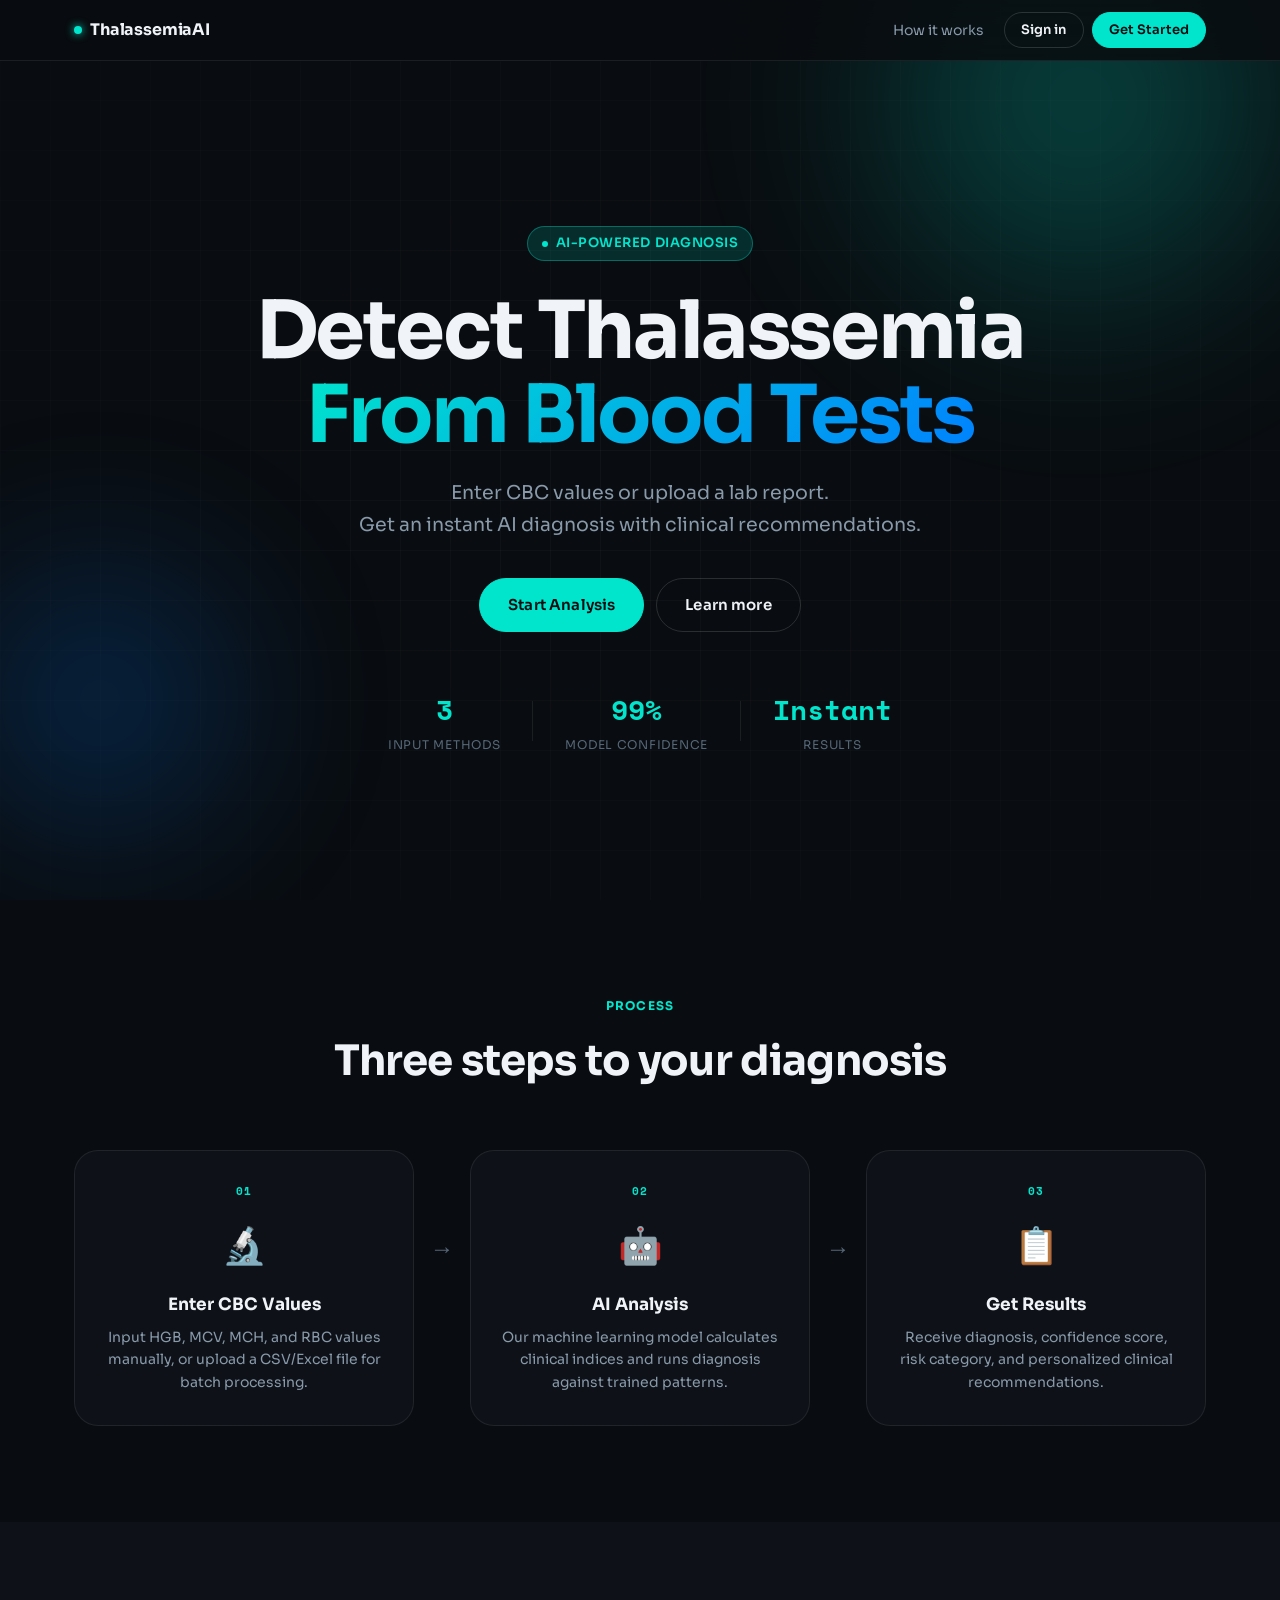
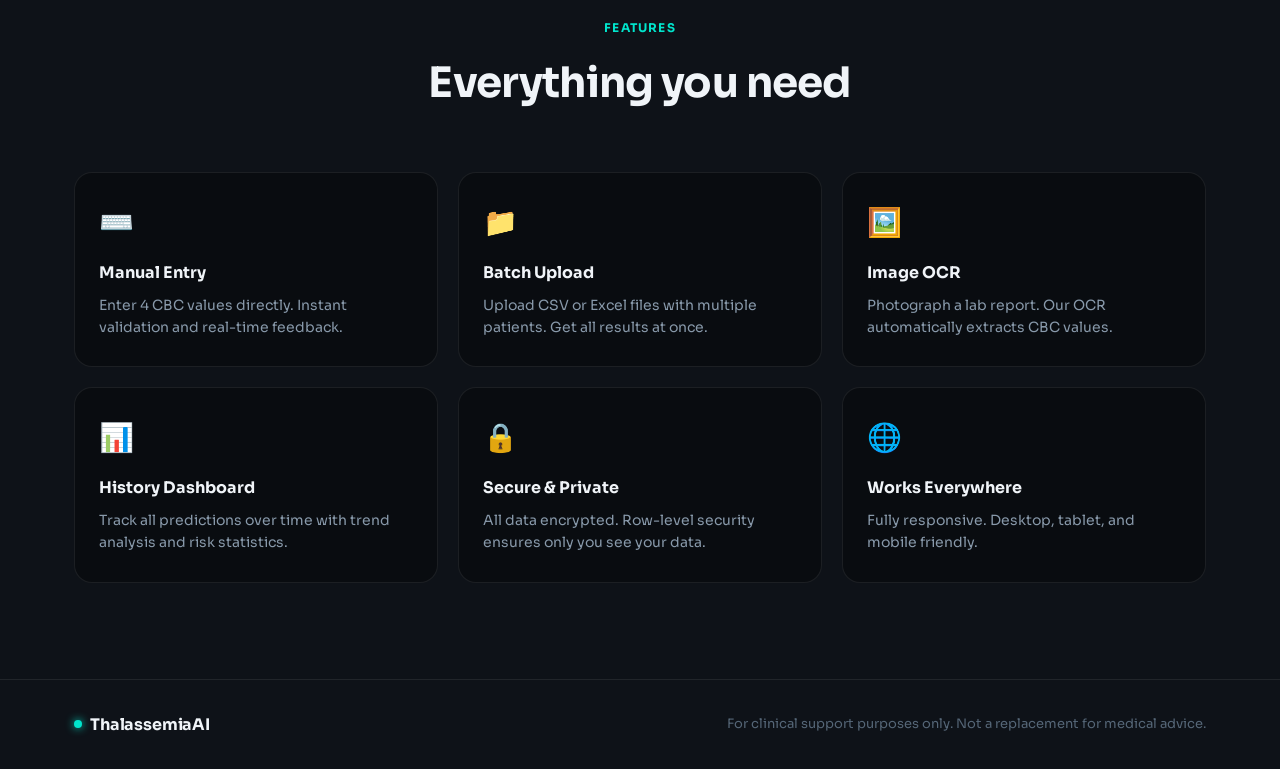
<file: index.html>
<!DOCTYPE html>
<html lang="en">
<head>
  <meta charset="UTF-8" />
  <meta name="viewport" content="width=device-width, initial-scale=1.0" />
  <title>ThalassemiaAI — Intelligent Blood Analysis</title>
  <link rel="preconnect" href="https://fonts.googleapis.com" />
  <link href="https://fonts.googleapis.com/css2?family=Sora:wght@300;400;500;600;700&family=Space+Mono:wght@400;700&display=swap" rel="stylesheet" />
  <link rel="stylesheet" href="css/theme.css" />
  <link rel="stylesheet" href="css/layout.css" />
  <link rel="stylesheet" href="css/home.css" />
</head>
<body class="page-home" data-theme="dark">

  <!-- NAV -->
  <nav class="nav" id="nav">
    <div class="nav-inner container">
      <a href="index.html" class="nav-logo">
        <span class="logo-dot"></span>
        ThalassemiaAI
      </a>
      <div class="nav-links">
        <a href="#how-it-works" class="nav-link">How it works</a>
        <a href="auth/login.html" class="btn btn-ghost btn-sm">Sign in</a>
        <a href="auth/register.html" class="btn btn-primary btn-sm">Get Started</a>
      </div>
      <button class="nav-burger" id="navBurger" aria-label="Toggle menu">
        <span></span><span></span><span></span>
      </button>
    </div>
    <div class="nav-mobile" id="navMobile">
      <a href="#how-it-works" class="nav-link">How it works</a>
      <a href="auth/login.html" class="btn btn-ghost btn-sm">Sign in</a>
      <a href="auth/register.html" class="btn btn-primary btn-sm">Get Started</a>
    </div>
  </nav>

  <!-- HERO -->
  <section class="hero">
    <div class="hero-bg">
      <div class="hero-orb hero-orb-1"></div>
      <div class="hero-orb hero-orb-2"></div>
      <div class="hero-grid"></div>
    </div>
    <div class="container hero-content">
      <div class="hero-badge">
        <span class="badge-dot"></span>
        AI-Powered Diagnosis
      </div>
      <h1 class="hero-title">
        Detect Thalassemia<br />
        <span class="hero-title-accent">From Blood Tests</span>
      </h1>
      <p class="hero-sub">
        Enter CBC values or upload a lab report.<br />
        Get an instant AI diagnosis with clinical recommendations.
      </p>
      <div class="hero-cta">
        <a href="auth/register.html" class="btn btn-primary btn-lg">Start Analysis</a>
        <a href="#how-it-works" class="btn btn-ghost btn-lg">Learn more</a>
      </div>
      <div class="hero-stats">
        <div class="stat">
          <span class="stat-n">3</span>
          <span class="stat-l">Input Methods</span>
        </div>
        <div class="stat-sep"></div>
        <div class="stat">
          <span class="stat-n">99%</span>
          <span class="stat-l">Model Confidence</span>
        </div>
        <div class="stat-sep"></div>
        <div class="stat">
          <span class="stat-n">Instant</span>
          <span class="stat-l">Results</span>
        </div>
      </div>
    </div>
  </section>

  <!-- HOW IT WORKS -->
  <section class="section" id="how-it-works">
    <div class="container">
      <div class="section-head">
        <p class="section-tag">Process</p>
        <h2 class="section-title">Three steps to your diagnosis</h2>
      </div>
      <div class="steps">
        <div class="step">
          <div class="step-num">01</div>
          <div class="step-icon">🔬</div>
          <h3>Enter CBC Values</h3>
          <p>Input HGB, MCV, MCH, and RBC values manually, or upload a CSV/Excel file for batch processing.</p>
        </div>
        <div class="step-arrow">→</div>
        <div class="step">
          <div class="step-num">02</div>
          <div class="step-icon">🤖</div>
          <h3>AI Analysis</h3>
          <p>Our machine learning model calculates clinical indices and runs diagnosis against trained patterns.</p>
        </div>
        <div class="step-arrow">→</div>
        <div class="step">
          <div class="step-num">03</div>
          <div class="step-icon">📋</div>
          <h3>Get Results</h3>
          <p>Receive diagnosis, confidence score, risk category, and personalized clinical recommendations.</p>
        </div>
      </div>
    </div>
  </section>

  <!-- FEATURES -->
  <section class="section section-alt">
    <div class="container">
      <div class="section-head">
        <p class="section-tag">Features</p>
        <h2 class="section-title">Everything you need</h2>
      </div>
      <div class="features-grid">
        <div class="feature-card">
          <div class="feature-icon">⌨️</div>
          <h3>Manual Entry</h3>
          <p>Enter 4 CBC values directly. Instant validation and real-time feedback.</p>
        </div>
        <div class="feature-card">
          <div class="feature-icon">📁</div>
          <h3>Batch Upload</h3>
          <p>Upload CSV or Excel files with multiple patients. Get all results at once.</p>
        </div>
        <div class="feature-card">
          <div class="feature-icon">🖼️</div>
          <h3>Image OCR</h3>
          <p>Photograph a lab report. Our OCR automatically extracts CBC values.</p>
        </div>
        <div class="feature-card">
          <div class="feature-icon">📊</div>
          <h3>History Dashboard</h3>
          <p>Track all predictions over time with trend analysis and risk statistics.</p>
        </div>
        <div class="feature-card">
          <div class="feature-icon">🔒</div>
          <h3>Secure & Private</h3>
          <p>All data encrypted. Row-level security ensures only you see your data.</p>
        </div>
        <div class="feature-card">
          <div class="feature-icon">🌐</div>
          <h3>Works Everywhere</h3>
          <p>Fully responsive. Desktop, tablet, and mobile friendly.</p>
        </div>
      </div>
    </div>
  </section>

  <!-- FOOTER -->
  <footer class="footer">
    <div class="container footer-inner">
      <span class="nav-logo"><span class="logo-dot"></span>ThalassemiaAI</span>
      <p class="footer-note">For clinical support purposes only. Not a replacement for medical advice.</p>
    </div>
  </footer>

  <script src="js/nav.js"></script>
</body>
</html>
</file>
<file: css/theme.css>
/* ============================================================
   THEME.CSS — CSS Custom Properties
   ThalassemiaAI Design System
   ============================================================ */

:root {
  /* Brand */
  --brand: #00e5cc;
  --brand-dim: rgba(0, 229, 204, 0.15);
  --brand-glow: rgba(0, 229, 204, 0.35);

  /* Risk colors */
  --risk-normal: #22c55e;
  --risk-borderline: #84cc16;
  --risk-possible: #f97316;
  --risk-likely: #ef4444;
  --risk-strong: #991b1b;

  /* Fonts */
  --font-sans: 'Sora', sans-serif;
  --font-mono: 'Space Mono', monospace;

  /* Radius */
  --r-sm: 6px;
  --r-md: 12px;
  --r-lg: 18px;
  --r-xl: 24px;
  --r-full: 9999px;

  /* Transitions */
  --ease: cubic-bezier(0.4, 0, 0.2, 1);
  --dur: 200ms;
}

/* ---- DARK THEME (default) ---- */
[data-theme="dark"], body {
  --bg: #090c10;
  --bg-2: #0e1218;
  --bg-3: #141a22;
  --bg-4: #1a2230;
  --surface: rgba(255,255,255,0.04);
  --surface-hover: rgba(255,255,255,0.07);
  --border: rgba(255,255,255,0.08);
  --border-strong: rgba(255,255,255,0.14);
  --text: #f0f4f8;
  --text-2: #8899aa;
  --text-3: #556677;
}

/* ---- LIGHT THEME ---- */
[data-theme="light"] {
  --bg: #f5f7fa;
  --bg-2: #edf0f5;
  --bg-3: #e4e9f0;
  --bg-4: #d8e0ea;
  --surface: rgba(0,0,0,0.03);
  --surface-hover: rgba(0,0,0,0.06);
  --border: rgba(0,0,0,0.08);
  --border-strong: rgba(0,0,0,0.14);
  --text: #0f172a;
  --text-2: #475569;
  --text-3: #94a3b8;
}

/* ============================================================
   RESET & BASE
   ============================================================ */

*, *::before, *::after { box-sizing: border-box; margin: 0; padding: 0; }

html { font-size: 16px; scroll-behavior: smooth; }

body {
  font-family: var(--font-sans);
  background: var(--bg);
  color: var(--text);
  line-height: 1.6;
  -webkit-font-smoothing: antialiased;
  min-height: 100vh;
}

a { color: inherit; text-decoration: none; }
button { font-family: inherit; cursor: pointer; border: none; background: none; }
input, textarea, select { font-family: inherit; }
img { max-width: 100%; display: block; }

/* ============================================================
   BUTTONS
   ============================================================ */

.btn {
  display: inline-flex;
  align-items: center;
  gap: 8px;
  padding: 10px 20px;
  border-radius: var(--r-full);
  font-family: var(--font-sans);
  font-size: 14px;
  font-weight: 600;
  letter-spacing: 0.01em;
  transition: all var(--dur) var(--ease);
  white-space: nowrap;
  cursor: pointer;
  border: 1px solid transparent;
}
.btn-sm { padding: 7px 16px; font-size: 13px; }
.btn-lg { padding: 14px 28px; font-size: 15px; }
.btn-full { width: 100%; justify-content: center; }

.btn-primary {
  background: var(--brand);
  color: #090c10;
  border-color: var(--brand);
}
.btn-primary:hover {
  background: #00f7dc;
  box-shadow: 0 0 20px var(--brand-glow);
  transform: translateY(-1px);
}

.btn-ghost {
  background: transparent;
  color: var(--text);
  border-color: var(--border-strong);
}
.btn-ghost:hover {
  background: var(--surface-hover);
  border-color: var(--brand);
  color: var(--brand);
}

.btn-danger {
  background: rgba(239,68,68,0.12);
  color: #ef4444;
  border-color: rgba(239,68,68,0.3);
}
.btn-danger:hover { background: rgba(239,68,68,0.2); }

.btn:disabled {
  opacity: 0.5;
  pointer-events: none;
}

/* ============================================================
   FORM ELEMENTS
   ============================================================ */

.form-group { display: flex; flex-direction: column; gap: 6px; }

.form-label {
  font-size: 13px;
  font-weight: 600;
  color: var(--text-2);
  letter-spacing: 0.04em;
  text-transform: uppercase;
}

.form-input {
  width: 100%;
  padding: 11px 14px;
  background: var(--bg-3);
  border: 1px solid var(--border);
  border-radius: var(--r-md);
  color: var(--text);
  font-size: 15px;
  font-family: var(--font-sans);
  transition: border-color var(--dur) var(--ease), box-shadow var(--dur) var(--ease);
  outline: none;
}
.form-input:focus {
  border-color: var(--brand);
  box-shadow: 0 0 0 3px var(--brand-dim);
}
.form-input.error { border-color: #ef4444; }
.form-input::placeholder { color: var(--text-3); }

.form-hint {
  font-size: 12px;
  color: var(--text-3);
  font-family: var(--font-mono);
}
.form-error {
  font-size: 12px;
  color: #ef4444;
}

/* ============================================================
   ALERTS
   ============================================================ */

.alert {
  display: flex;
  align-items: flex-start;
  gap: 10px;
  padding: 12px 16px;
  border-radius: var(--r-md);
  font-size: 14px;
  border: 1px solid;
}
.alert-error { background: rgba(239,68,68,0.08); border-color: rgba(239,68,68,0.25); color: #fca5a5; }
.alert-success { background: rgba(34,197,94,0.08); border-color: rgba(34,197,94,0.25); color: #86efac; }
.alert-info { background: rgba(0,229,204,0.08); border-color: rgba(0,229,204,0.25); color: var(--brand); }
.alert-warn { background: rgba(249,115,22,0.08); border-color: rgba(249,115,22,0.25); color: #fdba74; }
.alert-icon { font-size: 16px; flex-shrink: 0; margin-top: 1px; }

/* ============================================================
   CARDS
   ============================================================ */

.card {
  background: var(--bg-2);
  border: 1px solid var(--border);
  border-radius: var(--r-lg);
  padding: 24px;
}
.card-sm { padding: 16px; border-radius: var(--r-md); }
.card-lg { padding: 32px; }

/* ============================================================
   BADGES / CHIPS
   ============================================================ */

.chip {
  display: inline-flex;
  align-items: center;
  gap: 6px;
  padding: 4px 10px;
  border-radius: var(--r-full);
  font-size: 12px;
  font-weight: 600;
  letter-spacing: 0.02em;
}
.chip-normal    { background: rgba(34,197,94,0.15);   color: var(--risk-normal);     border: 1px solid rgba(34,197,94,0.25); }
.chip-borderline{ background: rgba(132,204,22,0.15);  color: var(--risk-borderline); border: 1px solid rgba(132,204,22,0.25); }
.chip-possible  { background: rgba(249,115,22,0.15);  color: var(--risk-possible);   border: 1px solid rgba(249,115,22,0.25); }
.chip-likely    { background: rgba(239,68,68,0.15);   color: var(--risk-likely);     border: 1px solid rgba(239,68,68,0.25); }
.chip-strong    { background: rgba(153,27,27,0.25);   color: #fca5a5;                border: 1px solid rgba(153,27,27,0.35); }
.chip-brand     { background: var(--brand-dim);       color: var(--brand);           border: 1px solid var(--brand-glow); }

/* ============================================================
   SKELETON LOADER
   ============================================================ */

.skeleton {
  background: linear-gradient(90deg, var(--bg-3) 25%, var(--bg-4) 50%, var(--bg-3) 75%);
  background-size: 200% 100%;
  animation: shimmer 1.4s infinite;
  border-radius: var(--r-sm);
}
@keyframes shimmer {
  0% { background-position: 200% 0; }
  100% { background-position: -200% 0; }
}

/* ============================================================
   PROGRESS BAR
   ============================================================ */

.progress-bar-wrap {
  height: 6px;
  background: var(--bg-3);
  border-radius: var(--r-full);
  overflow: hidden;
}
.progress-bar-fill {
  height: 100%;
  border-radius: var(--r-full);
  transition: width 0.6s var(--ease);
}

/* ============================================================
   DIVIDER
   ============================================================ */

.divider {
  height: 1px;
  background: var(--border);
  margin: 16px 0;
}
.divider-text {
  display: flex;
  align-items: center;
  gap: 12px;
  color: var(--text-3);
  font-size: 13px;
}
.divider-text::before, .divider-text::after {
  content: '';
  flex: 1;
  height: 1px;
  background: var(--border);
}

/* ============================================================
   SCROLLBAR
   ============================================================ */

::-webkit-scrollbar { width: 6px; height: 6px; }
::-webkit-scrollbar-track { background: var(--bg); }
::-webkit-scrollbar-thumb { background: var(--bg-4); border-radius: 3px; }
::-webkit-scrollbar-thumb:hover { background: var(--text-3); }

/* ============================================================
   UTILITY
   ============================================================ */

.hidden { display: none !important; }
.sr-only { position: absolute; width: 1px; height: 1px; overflow: hidden; clip: rect(0,0,0,0); }
.mono { font-family: var(--font-mono); }
.text-brand { color: var(--brand); }
.text-muted { color: var(--text-2); }
.text-sm { font-size: 13px; }
.text-xs { font-size: 12px; }
.text-center { text-align: center; }
.fw-600 { font-weight: 600; }
.fw-700 { font-weight: 700; }
.mt-1 { margin-top: 8px; }
.mt-2 { margin-top: 16px; }
.mt-3 { margin-top: 24px; }
.gap-1 { gap: 8px; }
.gap-2 { gap: 16px; }
.flex { display: flex; }
.flex-col { display: flex; flex-direction: column; }
.items-center { align-items: center; }
.justify-between { justify-content: space-between; }
.w-full { width: 100%; }
</file>
<file: css/layout.css>
/* ============================================================
   LAYOUT.CSS — App Shell, Nav, Dashboard Layout
   ============================================================ */

/* ---- Container ---- */
.container {
  max-width: 1180px;
  margin: 0 auto;
  padding: 0 24px;
}
@media (max-width: 640px) { .container { padding: 0 16px; } }

/* ============================================================
   TOP NAV (landing page)
   ============================================================ */

.nav {
  position: fixed;
  top: 0;
  left: 0;
  right: 0;
  z-index: 100;
  background: rgba(9,12,16,0.85);
  backdrop-filter: blur(20px);
  -webkit-backdrop-filter: blur(20px);
  border-bottom: 1px solid var(--border);
  transition: border-color var(--dur) var(--ease);
}
.nav-inner {
  display: flex;
  align-items: center;
  gap: 24px;
  height: 60px;
}
.nav-logo {
  display: flex;
  align-items: center;
  gap: 8px;
  font-weight: 700;
  font-size: 16px;
  letter-spacing: -0.01em;
  color: var(--text);
}
.logo-dot {
  width: 8px;
  height: 8px;
  border-radius: 50%;
  background: var(--brand);
  box-shadow: 0 0 8px var(--brand);
  flex-shrink: 0;
}
.nav-links {
  display: flex;
  align-items: center;
  gap: 8px;
  margin-left: auto;
}
.nav-link {
  font-size: 14px;
  color: var(--text-2);
  padding: 6px 12px;
  border-radius: var(--r-full);
  transition: color var(--dur) var(--ease), background var(--dur) var(--ease);
}
.nav-link:hover { color: var(--text); background: var(--surface-hover); }

.nav-burger {
  display: none;
  flex-direction: column;
  gap: 5px;
  padding: 4px;
  margin-left: auto;
}
.nav-burger span {
  display: block;
  width: 22px;
  height: 2px;
  background: var(--text);
  border-radius: 1px;
  transition: all var(--dur) var(--ease);
}

.nav-mobile {
  display: none;
  flex-direction: column;
  gap: 8px;
  padding: 16px 24px;
  border-top: 1px solid var(--border);
  background: var(--bg-2);
}
.nav-mobile.open { display: flex; }

@media (max-width: 640px) {
  .nav-links { display: none; }
  .nav-burger { display: flex; }
}

/* ============================================================
   DASHBOARD SHELL
   ============================================================ */

.app-shell {
  display: flex;
  min-height: 100vh;
}

/* ---- Sidebar ---- */
.sidebar {
  width: 240px;
  flex-shrink: 0;
  background: var(--bg-2);
  border-right: 1px solid var(--border);
  display: flex;
  flex-direction: column;
  position: fixed;
  top: 0;
  bottom: 0;
  left: 0;
  z-index: 50;
  transition: transform 0.25s var(--ease);
}
.sidebar-logo {
  display: flex;
  align-items: center;
  gap: 8px;
  font-weight: 700;
  font-size: 15px;
  padding: 20px 20px 0;
  color: var(--text);
  margin-bottom: 24px;
}
.sidebar-nav {
  flex: 1;
  padding: 0 12px;
  display: flex;
  flex-direction: column;
  gap: 2px;
  overflow-y: auto;
}
.sidebar-item {
  display: flex;
  align-items: center;
  gap: 10px;
  padding: 10px 12px;
  border-radius: var(--r-md);
  font-size: 14px;
  font-weight: 500;
  color: var(--text-2);
  transition: all var(--dur) var(--ease);
  cursor: pointer;
}
.sidebar-item:hover {
  background: var(--surface-hover);
  color: var(--text);
}
.sidebar-item.active {
  background: var(--brand-dim);
  color: var(--brand);
  font-weight: 600;
}
.sidebar-item .si-icon {
  font-size: 16px;
  width: 20px;
  text-align: center;
  flex-shrink: 0;
}
.sidebar-sep {
  height: 1px;
  background: var(--border);
  margin: 8px 12px;
}
.sidebar-bottom {
  padding: 12px;
  border-top: 1px solid var(--border);
}
.sidebar-user {
  display: flex;
  align-items: center;
  gap: 10px;
  padding: 10px 12px;
  border-radius: var(--r-md);
  cursor: pointer;
  transition: background var(--dur) var(--ease);
}
.sidebar-user:hover { background: var(--surface-hover); }
.user-avatar {
  width: 32px;
  height: 32px;
  border-radius: 50%;
  background: var(--brand-dim);
  border: 1px solid var(--brand-glow);
  display: flex;
  align-items: center;
  justify-content: center;
  font-size: 13px;
  font-weight: 700;
  color: var(--brand);
  flex-shrink: 0;
}
.user-info { flex: 1; min-width: 0; }
.user-name {
  font-size: 13px;
  font-weight: 600;
  white-space: nowrap;
  overflow: hidden;
  text-overflow: ellipsis;
}
.user-role {
  font-size: 11px;
  color: var(--text-3);
  text-transform: capitalize;
}

/* ---- Main content area ---- */
.main-wrap {
  flex: 1;
  margin-left: 240px;
  display: flex;
  flex-direction: column;
  min-height: 100vh;
}

/* ---- Top bar ---- */
.topbar {
  height: 60px;
  display: flex;
  align-items: center;
  padding: 0 28px;
  border-bottom: 1px solid var(--border);
  background: var(--bg);
  position: sticky;
  top: 0;
  z-index: 40;
  gap: 12px;
}
.topbar-title {
  font-size: 16px;
  font-weight: 600;
  flex: 1;
}
.topbar-actions { display: flex; align-items: center; gap: 8px; }

.theme-toggle {
  width: 36px;
  height: 36px;
  border-radius: var(--r-full);
  background: var(--surface);
  border: 1px solid var(--border);
  display: flex;
  align-items: center;
  justify-content: center;
  font-size: 16px;
  cursor: pointer;
  transition: background var(--dur) var(--ease);
}
.theme-toggle:hover { background: var(--surface-hover); }

.mobile-menu-btn {
  display: none;
  width: 36px;
  height: 36px;
  border-radius: var(--r-md);
  background: var(--surface);
  border: 1px solid var(--border);
  align-items: center;
  justify-content: center;
  font-size: 18px;
  cursor: pointer;
}

/* ---- Page content ---- */
.page-content {
  flex: 1;
  padding: 28px;
}
.page-content-sm { max-width: 720px; }
.page-content-md { max-width: 960px; }

.page-header {
  margin-bottom: 24px;
}
.page-header h1 {
  font-size: 22px;
  font-weight: 700;
  letter-spacing: -0.02em;
}
.page-header p {
  font-size: 14px;
  color: var(--text-2);
  margin-top: 4px;
}

/* ---- Mobile sidebar overlay ---- */
.sidebar-overlay {
  display: none;
  position: fixed;
  inset: 0;
  background: rgba(0,0,0,0.5);
  z-index: 49;
  backdrop-filter: blur(4px);
}

@media (max-width: 900px) {
  .sidebar {
    transform: translateX(-100%);
  }
  .sidebar.open {
    transform: translateX(0);
  }
  .main-wrap {
    margin-left: 0;
  }
  .mobile-menu-btn {
    display: flex;
  }
  .sidebar-overlay.open {
    display: block;
  }
}
@media (max-width: 640px) {
  .page-content { padding: 16px; }
  .topbar { padding: 0 16px; }
}
</file>
<file: css/home.css>
/* ============================================================
   HOME.CSS — Landing Page Styles
   ============================================================ */

.page-home { overflow-x: hidden; }

/* ---- Hero ---- */
.hero {
  min-height: 100vh;
  display: flex;
  align-items: center;
  position: relative;
  overflow: hidden;
  padding-top: 80px;
}

.hero-bg {
  position: absolute;
  inset: 0;
  pointer-events: none;
}

.hero-orb {
  position: absolute;
  border-radius: 50%;
  filter: blur(80px);
  opacity: 0.3;
}
.hero-orb-1 {
  width: 600px;
  height: 600px;
  background: radial-gradient(circle, var(--brand) 0%, transparent 70%);
  top: -200px;
  right: -100px;
  animation: float 8s ease-in-out infinite;
}
.hero-orb-2 {
  width: 400px;
  height: 400px;
  background: radial-gradient(circle, #0080ff 0%, transparent 70%);
  bottom: 0;
  left: -100px;
  animation: float 10s ease-in-out infinite reverse;
}

.hero-grid {
  position: absolute;
  inset: 0;
  background-image:
    linear-gradient(var(--border) 1px, transparent 1px),
    linear-gradient(90deg, var(--border) 1px, transparent 1px);
  background-size: 50px 50px;
  opacity: 0.4;
  mask-image: radial-gradient(ellipse 80% 80% at 50% 50%, black, transparent);
}

@keyframes float {
  0%, 100% { transform: translateY(0px) scale(1); }
  50% { transform: translateY(-30px) scale(1.05); }
}

.hero-content {
  position: relative;
  z-index: 1;
  text-align: center;
}

.hero-badge {
  display: inline-flex;
  align-items: center;
  gap: 8px;
  background: var(--brand-dim);
  border: 1px solid var(--brand-glow);
  color: var(--brand);
  padding: 6px 14px;
  border-radius: var(--r-full);
  font-size: 13px;
  font-weight: 600;
  margin-bottom: 28px;
  letter-spacing: 0.04em;
  text-transform: uppercase;
  animation: fadeInUp 0.6s var(--ease) both;
}
.badge-dot {
  width: 6px;
  height: 6px;
  border-radius: 50%;
  background: var(--brand);
  animation: pulse 2s infinite;
}

.hero-title {
  font-size: clamp(40px, 8vw, 80px);
  font-weight: 700;
  line-height: 1.05;
  letter-spacing: -0.03em;
  margin-bottom: 20px;
  animation: fadeInUp 0.6s 0.1s var(--ease) both;
}
.hero-title-accent {
  background: linear-gradient(135deg, var(--brand), #0080ff);
  -webkit-background-clip: text;
  -webkit-text-fill-color: transparent;
  background-clip: text;
}

.hero-sub {
  font-size: clamp(16px, 2vw, 19px);
  color: var(--text-2);
  margin-bottom: 36px;
  line-height: 1.7;
  animation: fadeInUp 0.6s 0.2s var(--ease) both;
}

.hero-cta {
  display: flex;
  gap: 12px;
  justify-content: center;
  margin-bottom: 56px;
  animation: fadeInUp 0.6s 0.3s var(--ease) both;
  flex-wrap: wrap;
}

.hero-stats {
  display: flex;
  align-items: center;
  justify-content: center;
  gap: 32px;
  animation: fadeInUp 0.6s 0.4s var(--ease) both;
  flex-wrap: wrap;
}
.stat { text-align: center; }
.stat-n {
  display: block;
  font-size: 28px;
  font-weight: 700;
  color: var(--brand);
  font-family: var(--font-mono);
}
.stat-l {
  display: block;
  font-size: 12px;
  color: var(--text-3);
  text-transform: uppercase;
  letter-spacing: 0.06em;
  margin-top: 2px;
}
.stat-sep {
  width: 1px;
  height: 40px;
  background: var(--border);
}

/* ---- Sections ---- */
.section {
  padding: 96px 0;
}
.section-alt {
  background: var(--bg-2);
}
.section-head {
  text-align: center;
  margin-bottom: 56px;
}
.section-tag {
  font-size: 12px;
  font-weight: 700;
  letter-spacing: 0.1em;
  text-transform: uppercase;
  color: var(--brand);
  margin-bottom: 12px;
}
.section-title {
  font-size: clamp(28px, 4vw, 42px);
  font-weight: 700;
  letter-spacing: -0.02em;
}

/* ---- Steps ---- */
.steps {
  display: flex;
  align-items: flex-start;
  gap: 16px;
}
.step {
  flex: 1;
  text-align: center;
  padding: 32px 24px;
  background: var(--bg-2);
  border: 1px solid var(--border);
  border-radius: var(--r-xl);
  transition: border-color var(--dur) var(--ease), transform var(--dur) var(--ease);
}
.step:hover {
  border-color: var(--brand-glow);
  transform: translateY(-4px);
}
.step-num {
  font-family: var(--font-mono);
  font-size: 11px;
  color: var(--brand);
  font-weight: 700;
  letter-spacing: 0.1em;
  margin-bottom: 16px;
}
.step-icon {
  font-size: 36px;
  margin-bottom: 16px;
}
.step h3 {
  font-size: 17px;
  font-weight: 700;
  margin-bottom: 8px;
}
.step p {
  font-size: 14px;
  color: var(--text-2);
  line-height: 1.6;
}
.step-arrow {
  font-size: 24px;
  color: var(--text-3);
  padding-top: 80px;
  flex-shrink: 0;
}

/* ---- Features ---- */
.features-grid {
  display: grid;
  grid-template-columns: repeat(3, 1fr);
  gap: 20px;
}
.feature-card {
  padding: 28px 24px;
  background: var(--bg);
  border: 1px solid var(--border);
  border-radius: var(--r-lg);
  transition: border-color var(--dur) var(--ease), transform var(--dur) var(--ease);
}
.feature-card:hover {
  border-color: var(--brand-glow);
  transform: translateY(-3px);
}
.feature-icon { font-size: 28px; margin-bottom: 14px; }
.feature-card h3 { font-size: 16px; font-weight: 700; margin-bottom: 8px; }
.feature-card p { font-size: 14px; color: var(--text-2); line-height: 1.6; }

/* ---- Footer ---- */
.footer {
  padding: 32px 0;
  border-top: 1px solid var(--border);
  background: var(--bg-2);
}
.footer-inner {
  display: flex;
  align-items: center;
  justify-content: space-between;
  gap: 16px;
  flex-wrap: wrap;
}
.footer-note {
  font-size: 13px;
  color: var(--text-3);
}

/* Animations */
@keyframes fadeInUp {
  from { opacity: 0; transform: translateY(24px); }
  to { opacity: 1; transform: translateY(0); }
}
@keyframes pulse {
  0%, 100% { opacity: 1; }
  50% { opacity: 0.4; }
}

/* Responsive */
@media (max-width: 900px) {
  .steps { flex-direction: column; }
  .step-arrow { transform: rotate(90deg); padding-top: 0; align-self: center; }
  .features-grid { grid-template-columns: repeat(2, 1fr); }
}
@media (max-width: 640px) {
  .hero-stats { gap: 16px; }
  .stat-sep { display: none; }
  .features-grid { grid-template-columns: 1fr; }
  .footer-inner { flex-direction: column; text-align: center; }
}
</file>
